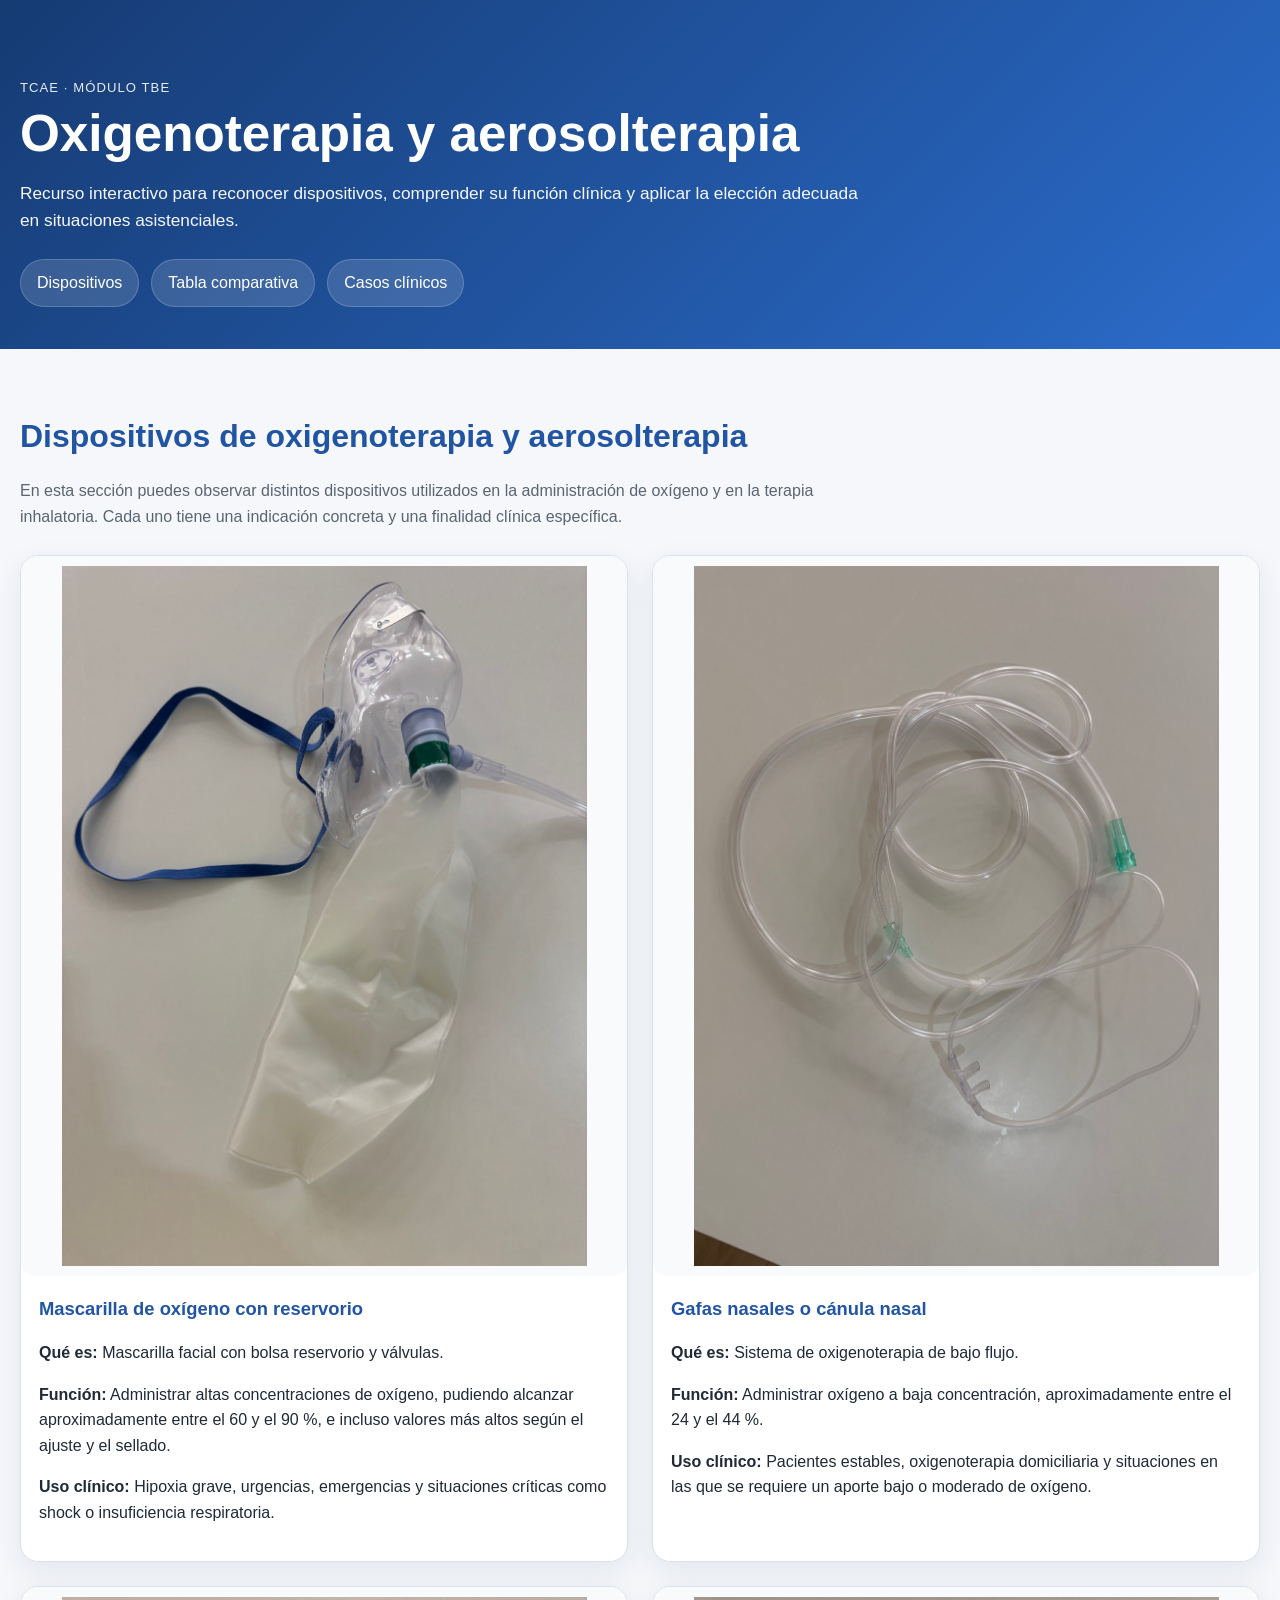
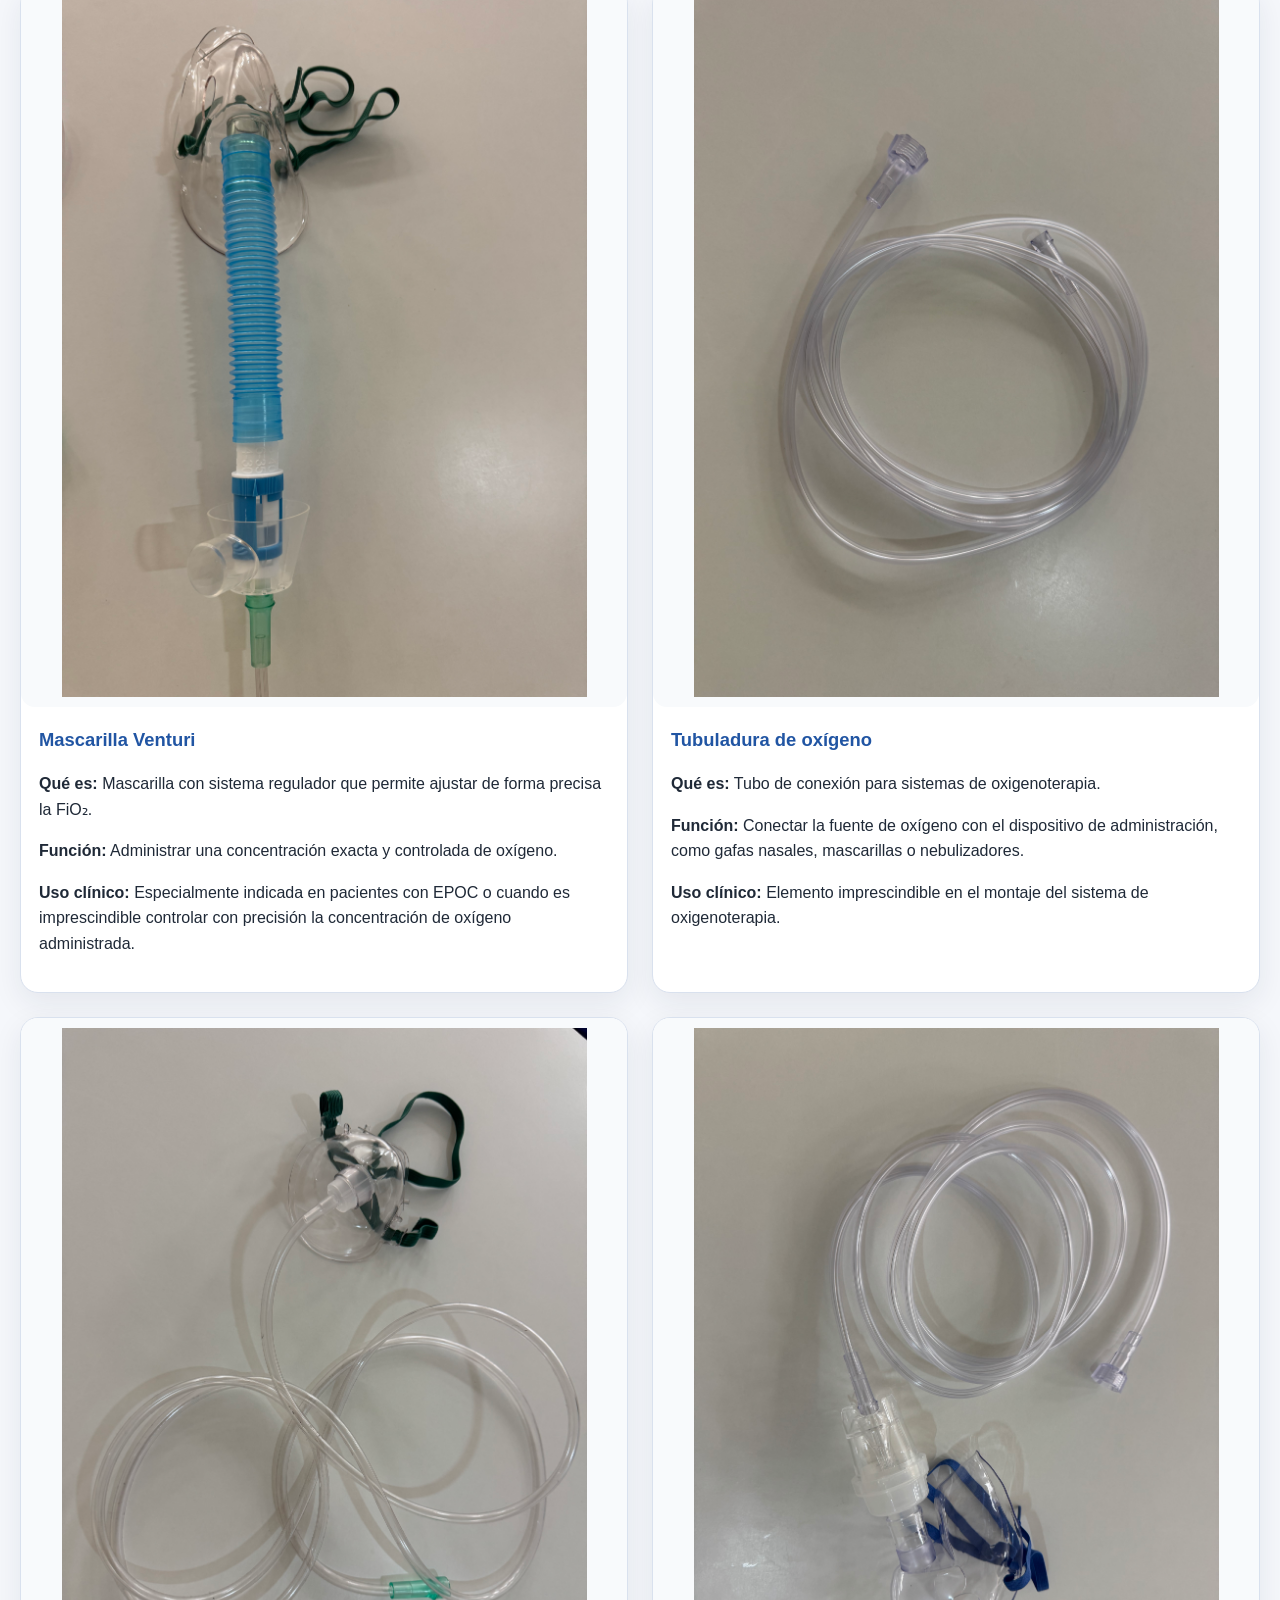
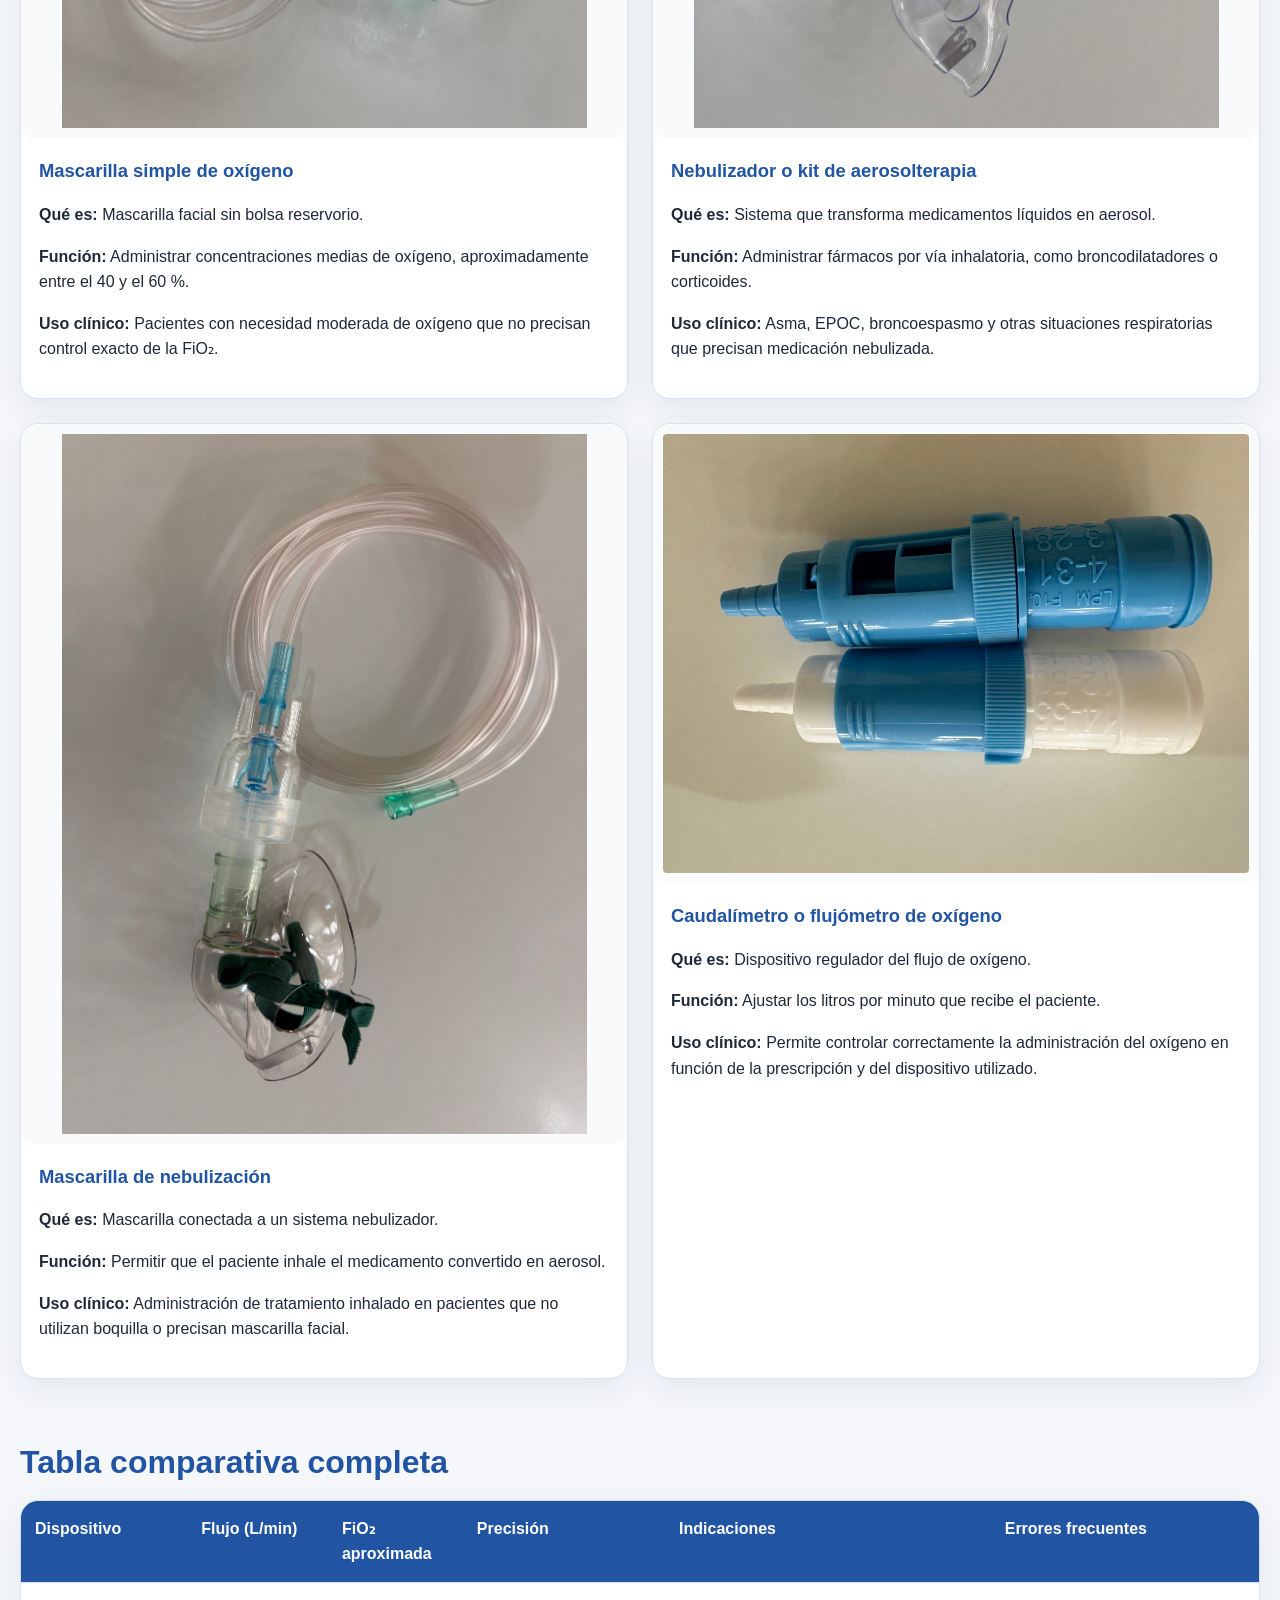
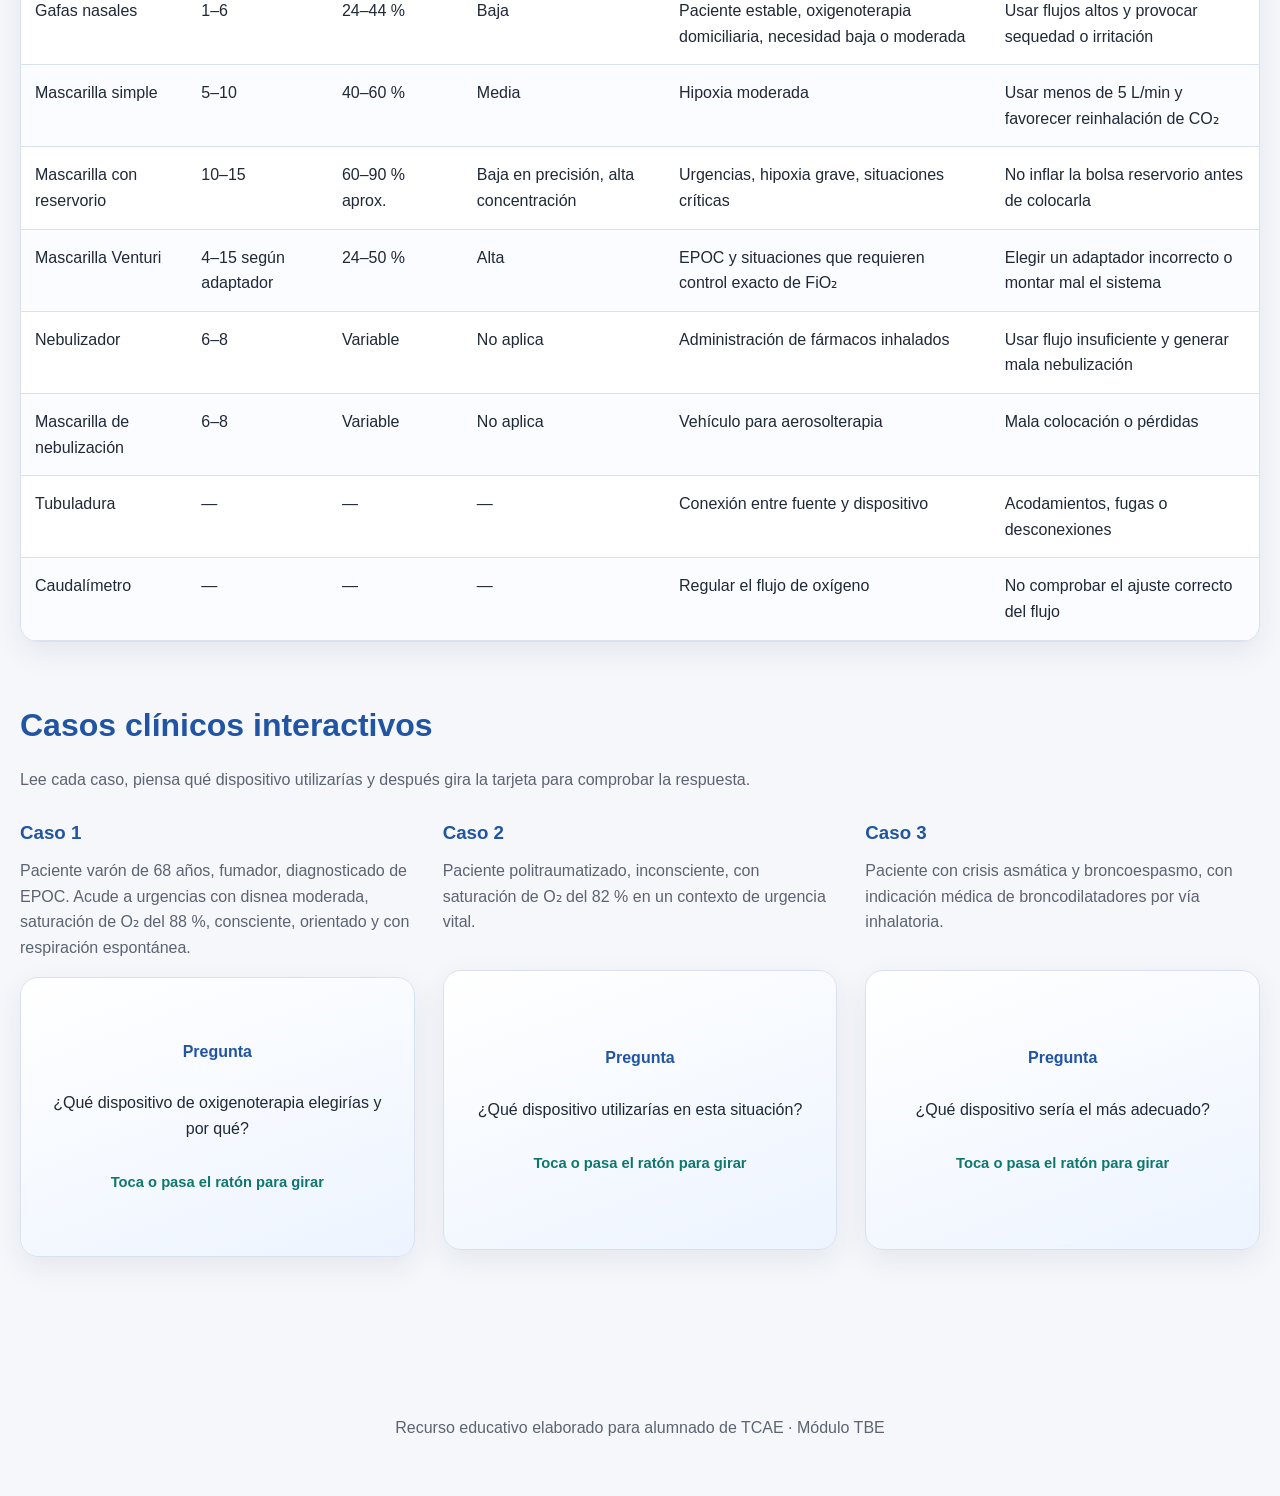
<file: Oxigenoterapia.html>
<!DOCTYPE html>
<html lang="es">
<head>
  <meta charset="UTF-8" />
  <meta name="viewport" content="width=device-width, initial-scale=1.0" />
  <title>Oxigenoterapia y aerosolterapia | TCAE - TBE</title>
  <link rel="stylesheet" href="estilos.css" />
</head>
<body>
  <header class="hero">
    <div class="hero-contenido">
      <p class="eyebrow">TCAE · Módulo TBE</p>
      <h1>Oxigenoterapia y aerosolterapia</h1>
      <p class="subtitulo">
        Recurso interactivo para reconocer dispositivos, comprender su función clínica
        y aplicar la elección adecuada en situaciones asistenciales.
      </p>
      <nav class="nav-anclas">
        <a href="#dispositivos">Dispositivos</a>
        <a href="#tabla">Tabla comparativa</a>
        <a href="#casos">Casos clínicos</a>
      </nav>
    </div>
  </header>

  <main class="contenedor">

    <section id="dispositivos" class="seccion">
      <h2>Dispositivos de oxigenoterapia y aerosolterapia</h2>
      <p class="intro">
        En esta sección puedes observar distintos dispositivos utilizados en la administración
        de oxígeno y en la terapia inhalatoria. Cada uno tiene una indicación concreta y una
        finalidad clínica específica.
      </p>

      <div class="grid-tarjetas">

        <article class="card-dispositivo">
          <img src="img_oxigenoterapia_1.jpg" alt="Mascarilla de oxígeno con reservorio" />
          <div class="card-contenido">
            <h3>Mascarilla de oxígeno con reservorio</h3>
            <p><strong>Qué es:</strong> Mascarilla facial con bolsa reservorio y válvulas.</p>
            <p><strong>Función:</strong> Administrar altas concentraciones de oxígeno, pudiendo alcanzar aproximadamente entre el 60 y el 90 %, e incluso valores más altos según el ajuste y el sellado.</p>
            <p><strong>Uso clínico:</strong> Hipoxia grave, urgencias, emergencias y situaciones críticas como shock o insuficiencia respiratoria.</p>
          </div>
        </article>

        <article class="card-dispositivo">
          <img src="img_oxigenoterapia_2.jpg" alt="Gafas nasales o cánula nasal" />
          <div class="card-contenido">
            <h3>Gafas nasales o cánula nasal</h3>
            <p><strong>Qué es:</strong> Sistema de oxigenoterapia de bajo flujo.</p>
            <p><strong>Función:</strong> Administrar oxígeno a baja concentración, aproximadamente entre el 24 y el 44 %.</p>
            <p><strong>Uso clínico:</strong> Pacientes estables, oxigenoterapia domiciliaria y situaciones en las que se requiere un aporte bajo o moderado de oxígeno.</p>
          </div>
        </article>

        <article class="card-dispositivo">
          <img src="img_oxigenoterapia_3.jpg" alt="Mascarilla Venturi" />
          <div class="card-contenido">
            <h3>Mascarilla Venturi</h3>
            <p><strong>Qué es:</strong> Mascarilla con sistema regulador que permite ajustar de forma precisa la FiO₂.</p>
            <p><strong>Función:</strong> Administrar una concentración exacta y controlada de oxígeno.</p>
            <p><strong>Uso clínico:</strong> Especialmente indicada en pacientes con EPOC o cuando es imprescindible controlar con precisión la concentración de oxígeno administrada.</p>
          </div>
        </article>

        <article class="card-dispositivo">
          <img src="img_oxigenoterapia_4.jpg" alt="Tubuladura de oxígeno" />
          <div class="card-contenido">
            <h3>Tubuladura de oxígeno</h3>
            <p><strong>Qué es:</strong> Tubo de conexión para sistemas de oxigenoterapia.</p>
            <p><strong>Función:</strong> Conectar la fuente de oxígeno con el dispositivo de administración, como gafas nasales, mascarillas o nebulizadores.</p>
            <p><strong>Uso clínico:</strong> Elemento imprescindible en el montaje del sistema de oxigenoterapia.</p>
          </div>
        </article>

        <article class="card-dispositivo">
          <img src="img_oxigenoterapia_5.jpg" alt="Mascarilla simple de oxígeno" />
          <div class="card-contenido">
            <h3>Mascarilla simple de oxígeno</h3>
            <p><strong>Qué es:</strong> Mascarilla facial sin bolsa reservorio.</p>
            <p><strong>Función:</strong> Administrar concentraciones medias de oxígeno, aproximadamente entre el 40 y el 60 %.</p>
            <p><strong>Uso clínico:</strong> Pacientes con necesidad moderada de oxígeno que no precisan control exacto de la FiO₂.</p>
          </div>
        </article>

        <article class="card-dispositivo">
          <img src="img_oxigenoterapia_6.jpg" alt="Nebulizador o kit de aerosolterapia" />
          <div class="card-contenido">
            <h3>Nebulizador o kit de aerosolterapia</h3>
            <p><strong>Qué es:</strong> Sistema que transforma medicamentos líquidos en aerosol.</p>
            <p><strong>Función:</strong> Administrar fármacos por vía inhalatoria, como broncodilatadores o corticoides.</p>
            <p><strong>Uso clínico:</strong> Asma, EPOC, broncoespasmo y otras situaciones respiratorias que precisan medicación nebulizada.</p>
          </div>
        </article>

        <article class="card-dispositivo">
          <img src="img_oxigenoterapia_7.jpg" alt="Mascarilla de nebulización" />
          <div class="card-contenido">
            <h3>Mascarilla de nebulización</h3>
            <p><strong>Qué es:</strong> Mascarilla conectada a un sistema nebulizador.</p>
            <p><strong>Función:</strong> Permitir que el paciente inhale el medicamento convertido en aerosol.</p>
            <p><strong>Uso clínico:</strong> Administración de tratamiento inhalado en pacientes que no utilizan boquilla o precisan mascarilla facial.</p>
          </div>
        </article>

        <article class="card-dispositivo">
          <img src="img_oxigenoterapia_8.jpg" alt="Caudalímetro o flujómetro de oxígeno" />
          <div class="card-contenido">
            <h3>Caudalímetro o flujómetro de oxígeno</h3>
            <p><strong>Qué es:</strong> Dispositivo regulador del flujo de oxígeno.</p>
            <p><strong>Función:</strong> Ajustar los litros por minuto que recibe el paciente.</p>
            <p><strong>Uso clínico:</strong> Permite controlar correctamente la administración del oxígeno en función de la prescripción y del dispositivo utilizado.</p>
          </div>
        </article>

      </div>
    </section>

    <section id="tabla" class="seccion">
      <h2>Tabla comparativa completa</h2>
      <div class="tabla-wrapper">
        <table>
          <thead>
            <tr>
              <th>Dispositivo</th>
              <th>Flujo (L/min)</th>
              <th>FiO₂ aproximada</th>
              <th>Precisión</th>
              <th>Indicaciones</th>
              <th>Errores frecuentes</th>
            </tr>
          </thead>
          <tbody>
            <tr>
              <td>Gafas nasales</td>
              <td>1–6</td>
              <td>24–44 %</td>
              <td>Baja</td>
              <td>Paciente estable, oxigenoterapia domiciliaria, necesidad baja o moderada</td>
              <td>Usar flujos altos y provocar sequedad o irritación</td>
            </tr>
            <tr>
              <td>Mascarilla simple</td>
              <td>5–10</td>
              <td>40–60 %</td>
              <td>Media</td>
              <td>Hipoxia moderada</td>
              <td>Usar menos de 5 L/min y favorecer reinhalación de CO₂</td>
            </tr>
            <tr>
              <td>Mascarilla con reservorio</td>
              <td>10–15</td>
              <td>60–90 % aprox.</td>
              <td>Baja en precisión, alta concentración</td>
              <td>Urgencias, hipoxia grave, situaciones críticas</td>
              <td>No inflar la bolsa reservorio antes de colocarla</td>
            </tr>
            <tr>
              <td>Mascarilla Venturi</td>
              <td>4–15 según adaptador</td>
              <td>24–50 %</td>
              <td>Alta</td>
              <td>EPOC y situaciones que requieren control exacto de FiO₂</td>
              <td>Elegir un adaptador incorrecto o montar mal el sistema</td>
            </tr>
            <tr>
              <td>Nebulizador</td>
              <td>6–8</td>
              <td>Variable</td>
              <td>No aplica</td>
              <td>Administración de fármacos inhalados</td>
              <td>Usar flujo insuficiente y generar mala nebulización</td>
            </tr>
            <tr>
              <td>Mascarilla de nebulización</td>
              <td>6–8</td>
              <td>Variable</td>
              <td>No aplica</td>
              <td>Vehículo para aerosolterapia</td>
              <td>Mala colocación o pérdidas</td>
            </tr>
            <tr>
              <td>Tubuladura</td>
              <td>—</td>
              <td>—</td>
              <td>—</td>
              <td>Conexión entre fuente y dispositivo</td>
              <td>Acodamientos, fugas o desconexiones</td>
            </tr>
            <tr>
              <td>Caudalímetro</td>
              <td>—</td>
              <td>—</td>
              <td>—</td>
              <td>Regular el flujo de oxígeno</td>
              <td>No comprobar el ajuste correcto del flujo</td>
            </tr>
          </tbody>
        </table>
      </div>
    </section>

    <section id="casos" class="seccion">
      <h2>Casos clínicos interactivos</h2>
      <p class="intro">
        Lee cada caso, piensa qué dispositivo utilizarías y después gira la tarjeta para comprobar la respuesta.
      </p>

      <div class="casos-grid">

        <div class="caso-bloque">
          <h3 class="caso-titulo">Caso 1</h3>
          <p class="caso-enunciado">
            Paciente varón de 68 años, fumador, diagnosticado de EPOC. Acude a urgencias con disnea moderada,
            saturación de O₂ del 88 %, consciente, orientado y con respiración espontánea.
          </p>

          <div class="flip-card" tabindex="0">
            <div class="flip-card-inner">
              <div class="flip-card-front">
                <h4>Pregunta</h4>
                <p>¿Qué dispositivo de oxigenoterapia elegirías y por qué?</p>
                <span class="gira">Toca o pasa el ratón para girar</span>
              </div>
              <div class="flip-card-back">
                <h4>Respuesta</h4>
                <p><strong>Mascarilla Venturi.</strong></p>
                <p>
                  En pacientes con EPOC se necesita una FiO₂ controlada y precisa para evitar
                  administrar oxígeno en exceso. La Venturi permite ajustar exactamente la concentración.
                </p>
              </div>
            </div>
          </div>
        </div>

        <div class="caso-bloque">
          <h3 class="caso-titulo">Caso 2</h3>
          <p class="caso-enunciado">
            Paciente politraumatizado, inconsciente, con saturación de O₂ del 82 % en un contexto de urgencia vital.
          </p>

          <div class="flip-card" tabindex="0">
            <div class="flip-card-inner">
              <div class="flip-card-front">
                <h4>Pregunta</h4>
                <p>¿Qué dispositivo utilizarías en esta situación?</p>
                <span class="gira">Toca o pasa el ratón para girar</span>
              </div>
              <div class="flip-card-back">
                <h4>Respuesta</h4>
                <p><strong>Mascarilla con reservorio.</strong></p>
                <p>
                  Está indicada porque permite administrar altas concentraciones de oxígeno
                  de forma rápida en una situación crítica con hipoxia grave.
                </p>
              </div>
            </div>
          </div>
        </div>

        <div class="caso-bloque">
          <h3 class="caso-titulo">Caso 3</h3>
          <p class="caso-enunciado">
            Paciente con crisis asmática y broncoespasmo, con indicación médica de broncodilatadores por vía inhalatoria.
          </p>

          <div class="flip-card" tabindex="0">
            <div class="flip-card-inner">
              <div class="flip-card-front">
                <h4>Pregunta</h4>
                <p>¿Qué dispositivo sería el más adecuado?</p>
                <span class="gira">Toca o pasa el ratón para girar</span>
              </div>
              <div class="flip-card-back">
                <h4>Respuesta</h4>
                <p><strong>Nebulizador con mascarilla de nebulización.</strong></p>
                <p>
                  Es el sistema indicado para administrar medicación inhalada en forma de aerosol,
                  especialmente en situaciones de broncoespasmo o dificultad respiratoria.
                </p>
              </div>
            </div>
          </div>
        </div>

      </div>
    </section>

  </main>

  <footer class="footer">
    <p>Recurso educativo elaborado para alumnado de TCAE · Módulo TBE</p>
  </footer>

  <script>
    document.querySelectorAll('.flip-card').forEach(card => {
      card.addEventListener('click', () => {
        card.classList.toggle('girada');
      });

      card.addEventListener('keypress', (e) => {
        if (e.key === 'Enter' || e.key === ' ') {
          e.preventDefault();
          card.classList.toggle('girada');
        }
      });
    });
  </script>
</body>
</html>
</file>
<file: estilos.css>
:root {
  --bg: #f5f7fb;
  --surface: #ffffff;
  --surface-2: #eef4ff;
  --text: #1f2937;
  --muted: #5b6472;
  --primary: #2155a3;
  --primary-soft: #dbe8ff;
  --accent: #0f766e;
  --border: #d9e1ee;
  --shadow: 0 10px 30px rgba(20, 35, 70, 0.08);
  --radius: 18px;
}

* {
  box-sizing: border-box;
}

html {
  scroll-behavior: smooth;
}

body {
  margin: 0;
  font-family: "Segoe UI", Roboto, Arial, sans-serif;
  background: var(--bg);
  color: var(--text);
  line-height: 1.6;
}

img {
  max-width: 100%;
  display: block;
  border-radius: 14px;
}

.hero {
  background: linear-gradient(135deg, #163b73, #2b6ccb);
  color: white;
  padding: 64px 20px 42px;
}

.hero-contenido {
  max-width: 1280px;
  margin: 0 auto;
}

.eyebrow {
  text-transform: uppercase;
  letter-spacing: 0.08em;
  font-size: 0.82rem;
  opacity: 0.9;
  margin-bottom: 8px;
}

.hero h1 {
  margin: 0 0 14px;
  font-size: clamp(2rem, 4vw, 3.2rem);
  line-height: 1.1;
}

.subtitulo {
  max-width: 850px;
  font-size: 1.08rem;
  opacity: 0.96;
  margin-bottom: 24px;
}

.nav-anclas {
  display: flex;
  flex-wrap: wrap;
  gap: 12px;
}

.nav-anclas a {
  text-decoration: none;
  color: white;
  background: rgba(255, 255, 255, 0.14);
  border: 1px solid rgba(255, 255, 255, 0.18);
  padding: 10px 16px;
  border-radius: 999px;
  transition: 0.25s ease;
}

.nav-anclas a:hover {
  background: rgba(255, 255, 255, 0.24);
}

.contenedor {
  max-width: 1280px;
  margin: 0 auto;
  padding: 36px 20px 60px;
}

.seccion {
  margin-bottom: 58px;
}

.seccion h2 {
  font-size: 2rem;
  margin-bottom: 12px;
  color: var(--primary);
}

.intro {
  max-width: 850px;
  color: var(--muted);
  margin-bottom: 26px;
}

.grid-tarjetas {
  display: grid;
  grid-template-columns: repeat(auto-fit, minmax(420px, 1fr));
  gap: 24px;
}

.card-dispositivo {
  background: var(--surface);
  border: 1px solid var(--border);
  border-radius: var(--radius);
  overflow: hidden;
  box-shadow: var(--shadow);
  transition: transform 0.2s ease, box-shadow 0.2s ease;
}

.card-dispositivo:hover {
  transform: translateY(-4px);
  box-shadow: 0 14px 34px rgba(20, 35, 70, 0.12);
}

.card-dispositivo img {
  width: 100%;
  height: auto;
  max-height: 720px;
  object-fit: contain;
  background: #f8fafc;
  padding: 10px;
}

.card-contenido {
  padding: 18px 18px 20px;
}

.card-contenido h3 {
  margin-top: 0;
  margin-bottom: 14px;
  color: var(--primary);
  font-size: 1.15rem;
}

.tabla-wrapper {
  overflow-x: auto;
  background: var(--surface);
  border-radius: var(--radius);
  border: 1px solid var(--border);
  box-shadow: var(--shadow);
}

table {
  width: 100%;
  border-collapse: collapse;
  min-width: 900px;
}

thead {
  background: var(--primary);
  color: white;
}

th,
td {
  text-align: left;
  padding: 15px 14px;
  border-bottom: 1px solid var(--border);
  vertical-align: top;
}

tbody tr:nth-child(even) {
  background: #fafcff;
}

.casos-grid {
  display: grid;
  grid-template-columns: repeat(auto-fit, minmax(290px, 1fr));
  gap: 28px;
}

.caso-bloque {
  background: transparent;
}

.caso-titulo {
  margin: 0 0 10px;
  color: var(--primary);
}

.caso-enunciado {
  margin: 0 0 16px;
  color: var(--muted);
  min-height: 96px;
}

.flip-card {
  background: transparent;
  perspective: 1200px;
  min-height: 280px;
  cursor: pointer;
  outline: none;
}

.flip-card-inner {
  position: relative;
  width: 100%;
  height: 280px;
  text-align: center;
  transition: transform 0.7s;
  transform-style: preserve-3d;
}

.flip-card:hover .flip-card-inner,
.flip-card:focus .flip-card-inner,
.flip-card.girada .flip-card-inner {
  transform: rotateY(180deg);
}

.flip-card-front,
.flip-card-back {
  position: absolute;
  inset: 0;
  border-radius: var(--radius);
  -webkit-backface-visibility: hidden;
  backface-visibility: hidden;
  box-shadow: var(--shadow);
  border: 1px solid var(--border);
  padding: 24px;
  display: flex;
  flex-direction: column;
  justify-content: center;
}

.flip-card-front {
  background: linear-gradient(160deg, #ffffff, #edf4ff);
}

.flip-card-back {
  background: linear-gradient(160deg, #dff7f3, #ffffff);
  transform: rotateY(180deg);
}

.flip-card-front h4,
.flip-card-back h4 {
  margin-top: 0;
  margin-bottom: 10px;
  color: var(--primary);
}

.gira {
  display: inline-block;
  margin-top: 14px;
  font-size: 0.92rem;
  color: var(--accent);
  font-weight: 600;
}

.footer {
  text-align: center;
  padding: 24px 20px 40px;
  color: var(--muted);
}

@media (max-width: 980px) {
  .grid-tarjetas {
    grid-template-columns: 1fr;
  }
}

@media (max-width: 768px) {
  .hero {
    padding: 48px 16px 34px;
  }

  .contenedor {
    padding: 28px 16px 48px;
  }

  .seccion h2 {
    font-size: 1.65rem;
  }

  .caso-enunciado {
    min-height: auto;
  }

  .flip-card,
  .flip-card-inner {
    height: 320px;
  }

  table {
    min-width: 760px;
  }
}
</file>
